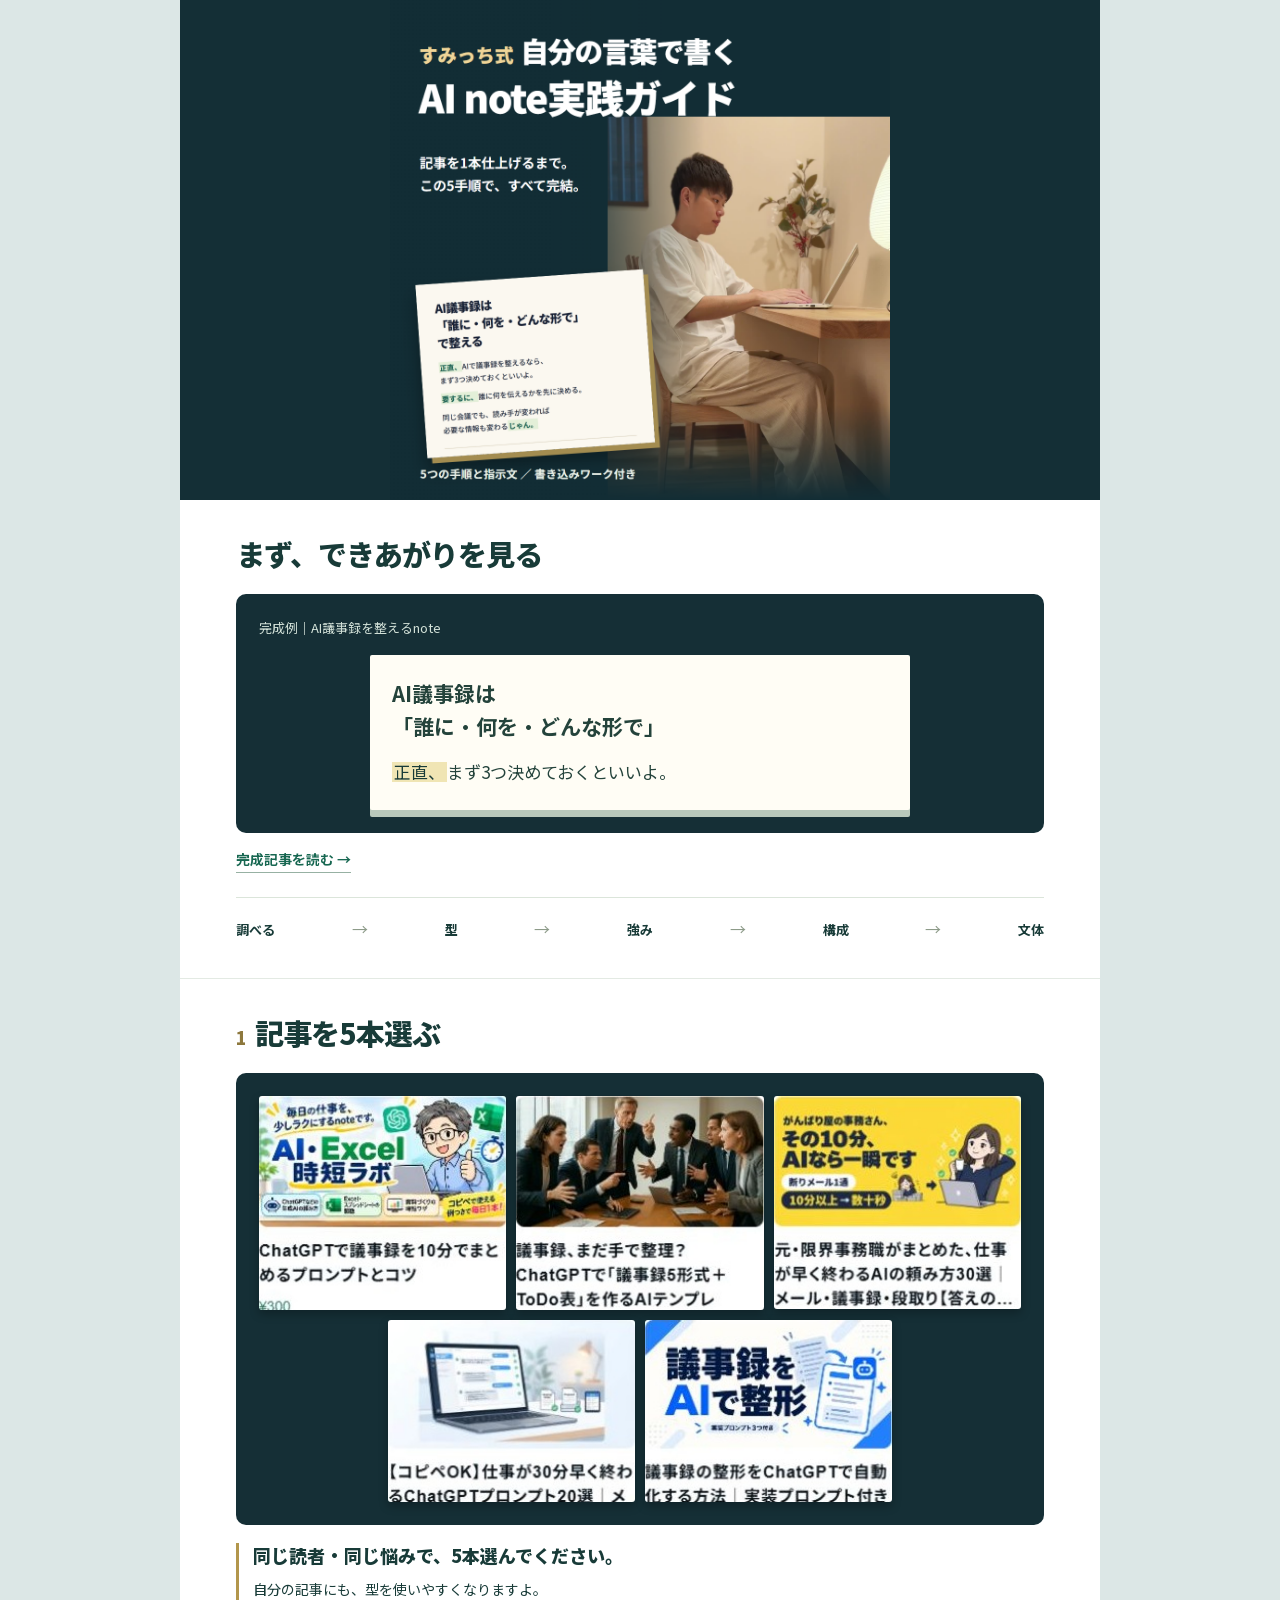
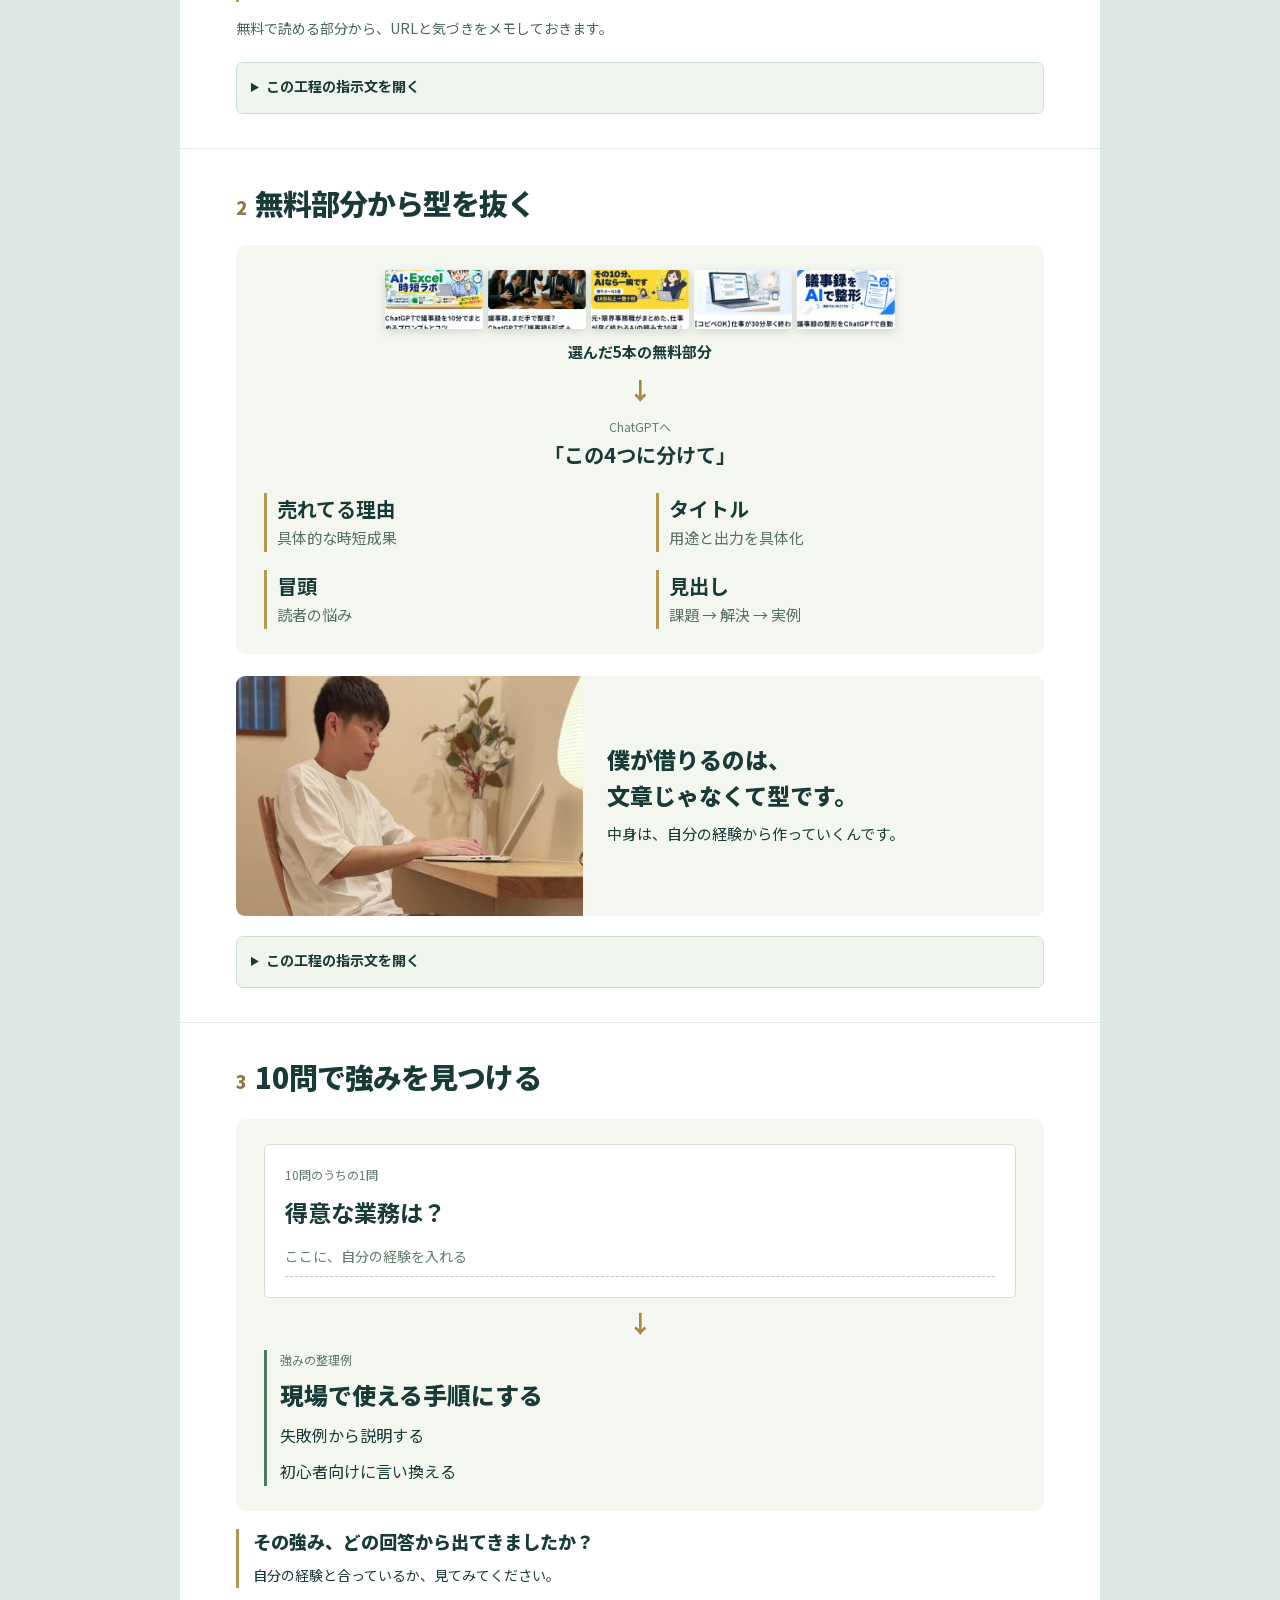
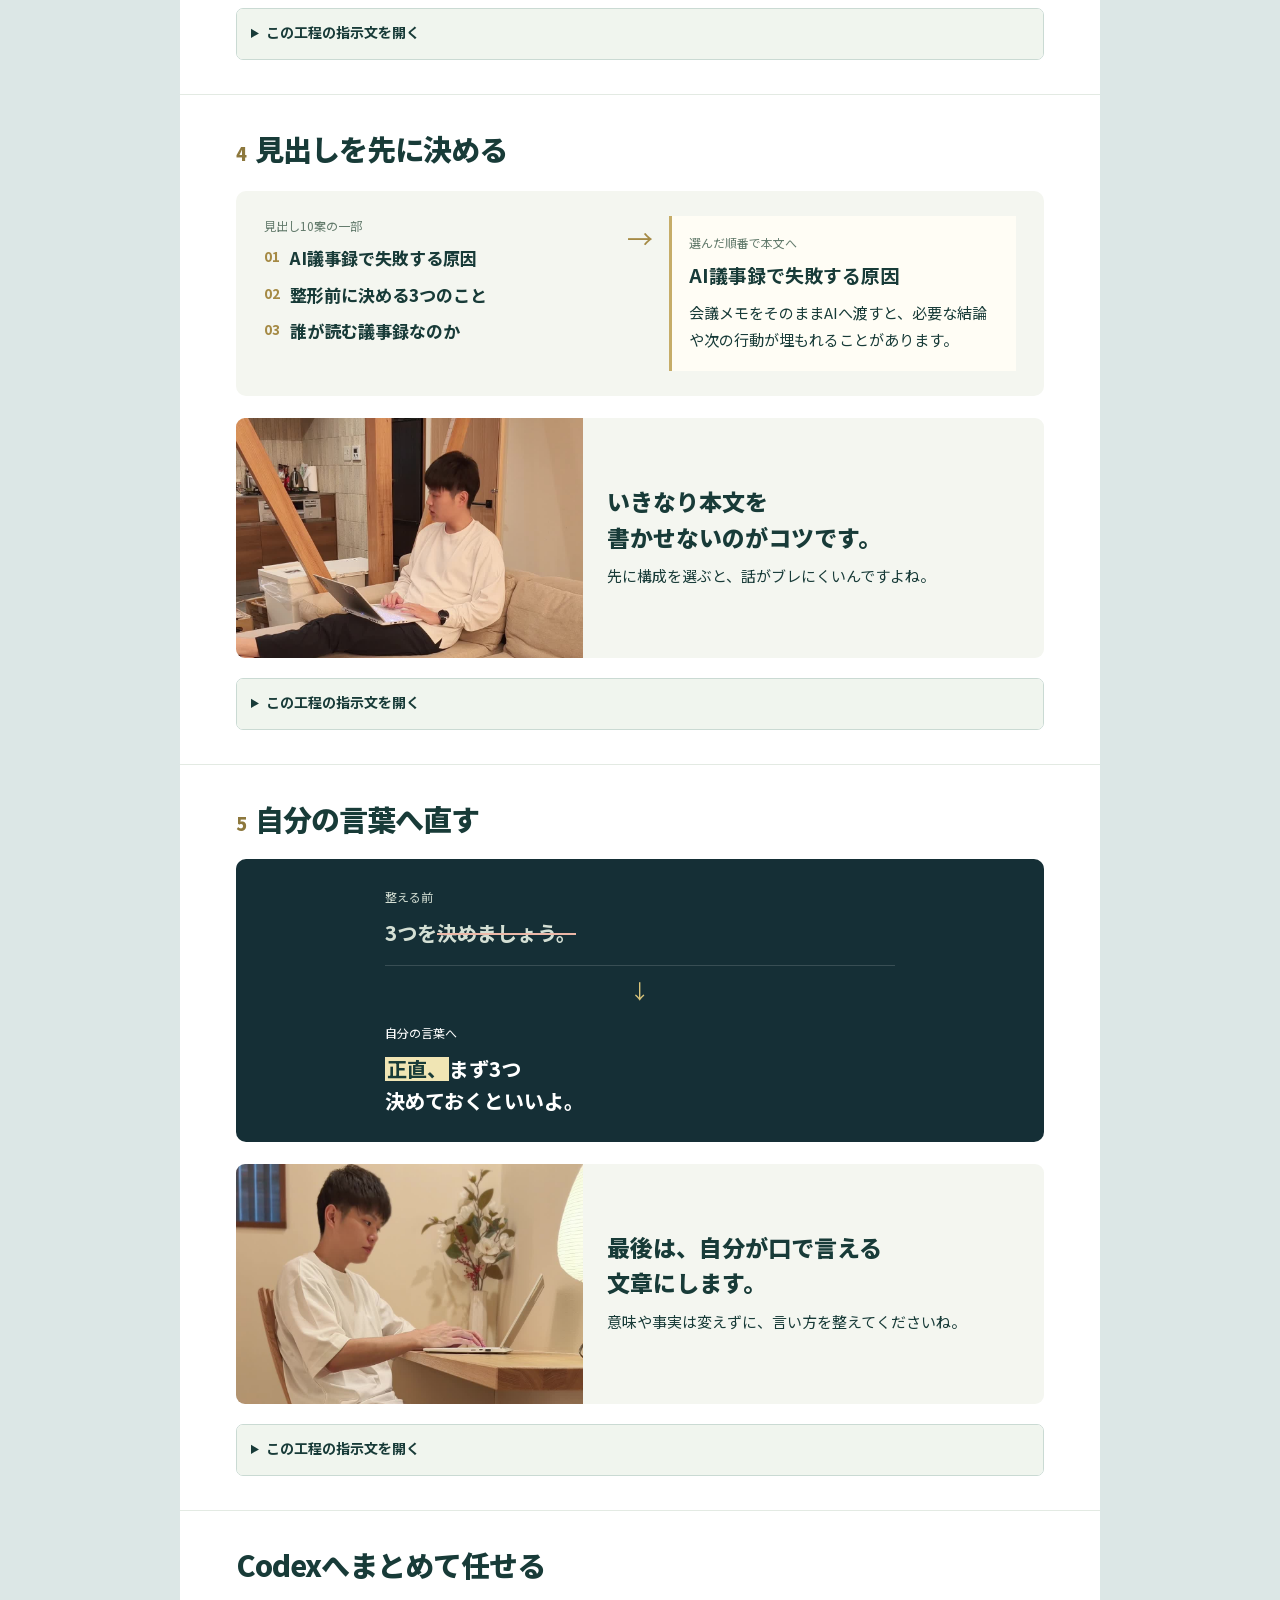
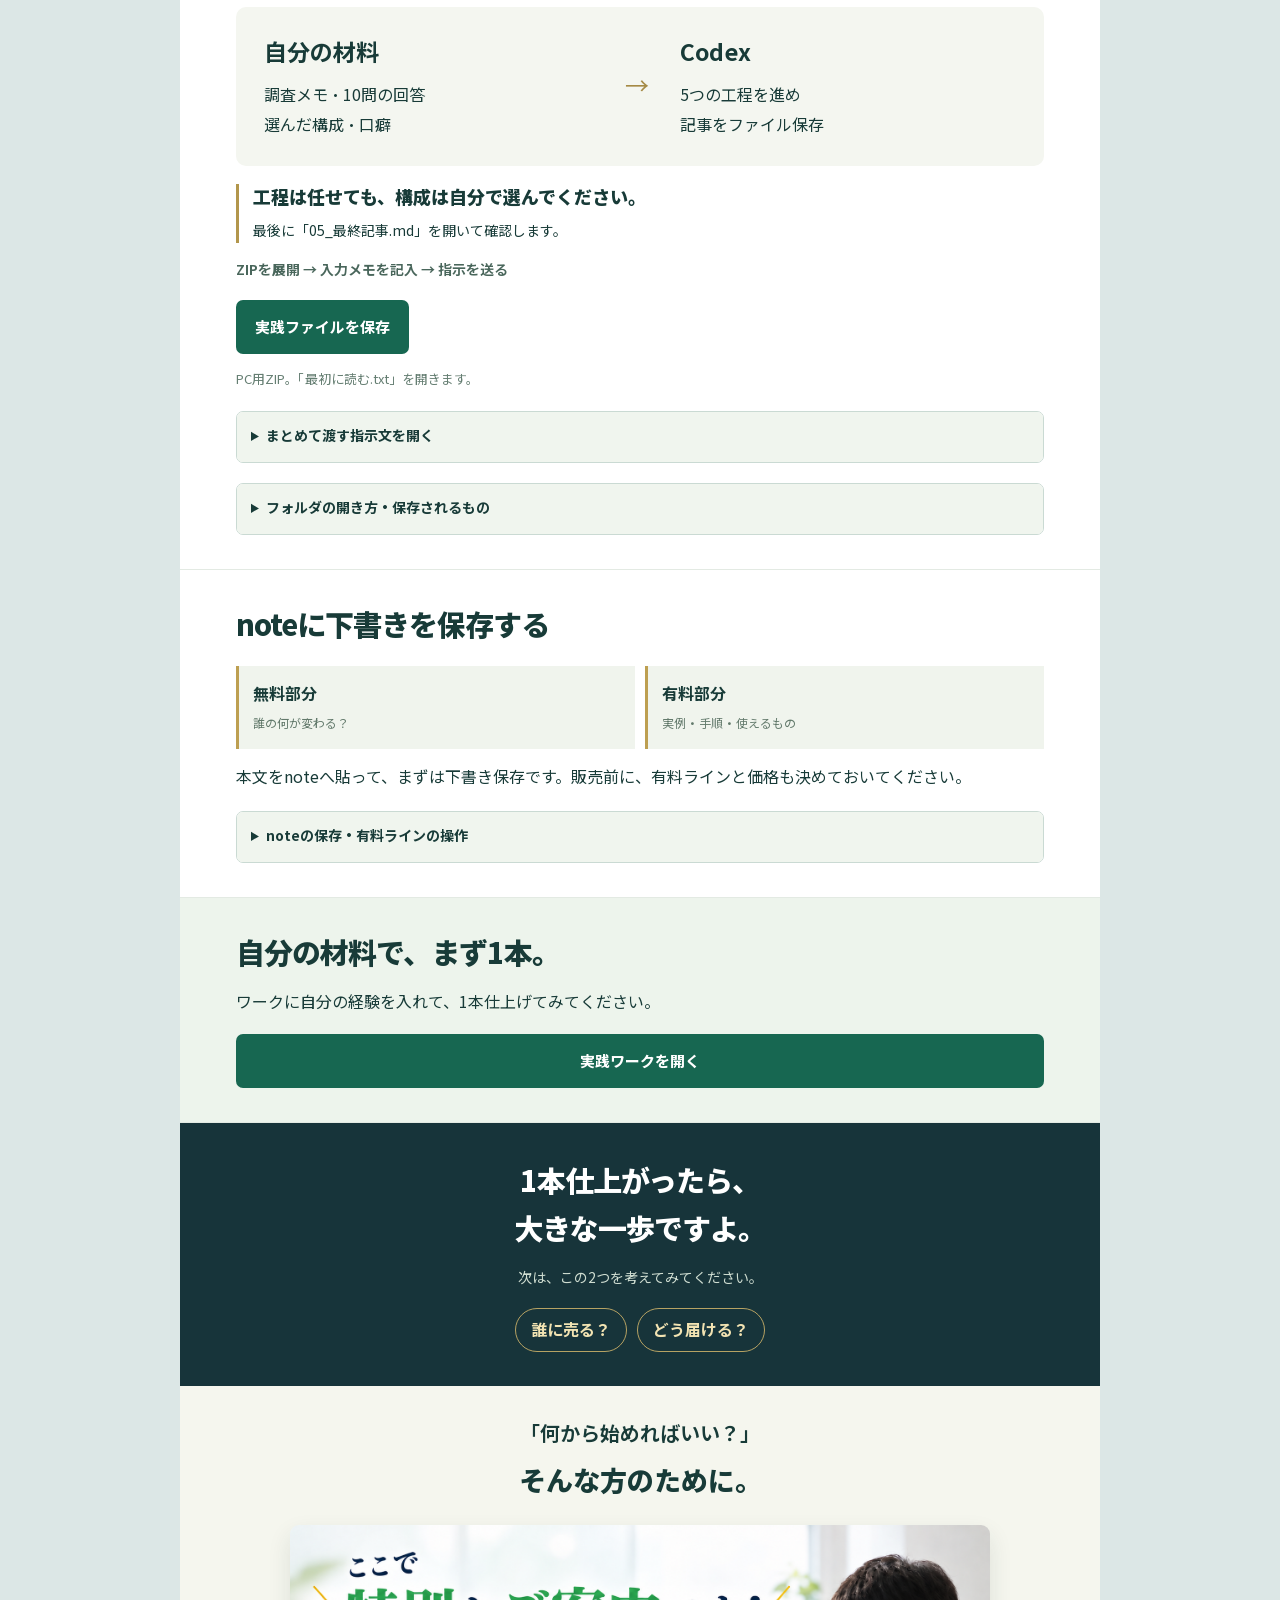
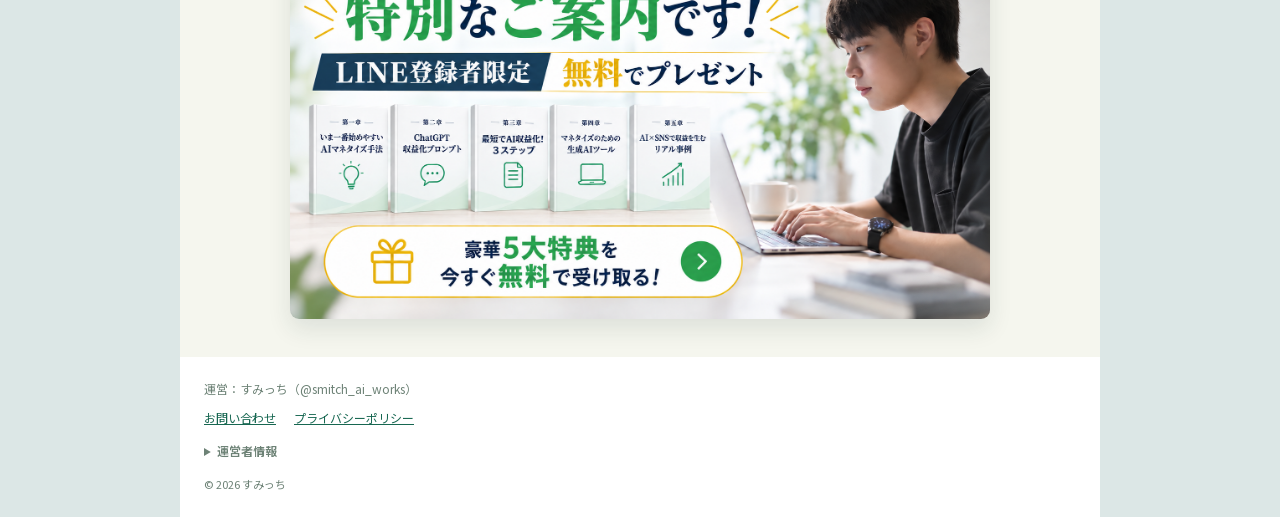
<file: index.html>
<!DOCTYPE html><html lang="ja"><head><meta charset="utf-8"><meta name="viewport" content="width=device-width,initial-scale=1"><title>すみっち式 自分の言葉で書くAI note実践ガイド</title><link rel="stylesheet" href="style.css"></head><body><main><header class="cover"><h1>すみっち式 自分の言葉で書くAI note実践ガイド</h1><img src="assets/cover.png" width="1080" height="1080" alt="すみっち式 自分の言葉で書くAI note実践ガイド。本人の作業写真と同じ完成記事の見本"></header>
<section id="result"><h2>まず、できあがりを見る</h2><div class="diagram"><div class="figure-title">完成例｜AI議事録を整えるnote</div><div class="paper"><h3>AI議事録は<br>「誰に・何を・どんな形で」</h3><p><mark>正直、</mark>まず3つ決めておくといいよ。</p></div></div><a href="example.html" class="text-link">完成記事を読む →</a><div class="route"><b>調べる</b><i>→</i><b>型</b><i>→</i><b>強み</b><i>→</i><b>構成</b><i>→</i><b>文体</b></div></section>
<section id="step1"><h2><span>1</span>記事を5本選ぶ</h2><div class="diagram"><div class="covers"><img src="assets/note_1.jpg" alt="調査したnote記事1の公開部分" loading="lazy"><img src="assets/note_2.jpg" alt="調査したnote記事2の公開部分" loading="lazy"><img src="assets/note_3.jpg" alt="調査したnote記事3の公開部分" loading="lazy"><img src="assets/note_4.jpg" alt="調査したnote記事4の公開部分" loading="lazy"><img src="assets/note_5.jpg" alt="調査したnote記事5の公開部分" loading="lazy"></div></div><p class="decision"><strong><span class="no-break">同じ読者・同じ悩みで、</span><span class="no-break">5本選んでください。</span></strong><span><span class="no-break">自分の記事にも、</span><span class="no-break">型を使いやすくなりますよ。</span></span></p><p class="instruction">無料で読める部分から、URLと気づきをメモしておきます。</p><details class="prompt"><summary>この工程の指示文を開く</summary><div><pre id="prompt1">誰の、どんな悩みを扱うかを決め、noteで同じ悩みを扱う記事を5本探してください。無料で公開されているタイトル・導入・見出しを確認し、URLと、読者に約束している変化を1行ずつメモしてください。本文の言い回しや有料部分は転用しません。

読者：【誰に向けた記事か】
悩み：【一つに絞る】
テーマ：【自分が書けること】

販売件数が公開されていなければ「売れている」とは断定せず、価格表示・反応・読者の悩みなど観察できた事実を分けてください。</pre><button class="copy" data-copy="prompt1">指示文をコピー</button></div></details></section>
<section id="step2"><h2><span>2</span>無料部分から型を抜く</h2><div class="visual-flow">
   <div class="source-flow"><div class="source-strip" aria-label="選んだ5本"><img src="assets/note_1.jpg" alt=""><img src="assets/note_2.jpg" alt=""><img src="assets/note_3.jpg" alt=""><img src="assets/note_4.jpg" alt=""><img src="assets/note_5.jpg" alt=""></div><b>選んだ5本の無料部分</b></div>
   <div class="flow-down" aria-hidden="true">↓</div><div class="request-line"><small>ChatGPTへ</small><strong>「この4つに分けて」</strong></div>
   <div class="type-grid"><div><b>売れてる理由</b><span>具体的な時短成果</span></div><div><b>タイトル</b><span>用途と出力を具体化</span></div><div><b>冒頭</b><span>読者の悩み</span></div><div><b>見出し</b><span>課題 → 解決 → 実例</span></div></div></div><figure class="opinion desk"><img src="assets/work_desk.jpg" alt="PCで入力を進める本人の撮影素材" loading="lazy"><figcaption><strong><span class="no-break">僕が借りるのは、</span><span class="no-break">文章じゃなくて型です。</span></strong><p><span class="no-break">中身は、</span><span class="no-break">自分の経験から</span><span class="no-break">作っていくんです。</span></p></figcaption></figure><details class="prompt"><summary>この工程の指示文を開く</summary><div><pre id="prompt2">以下は、同じ読者の悩みを扱うnote5本の無料公開部分のメモです。文章は転用せず、①売れていると考えられる理由（確認できる事実と仮説を分ける）②タイトル③冒頭④見出し、の順で「伝え方の型」を整理してください。

各項目に、そう判断した元の記事を対応づけてください。情報が足りない項目は不明のままにします。最後に、5本で共通する型と、自分の記事で試すなら何を残すかを1案にまとめてください。

【ここに5本のURL・タイトル・無料部分の自分のメモを入れる】</pre><button class="copy" data-copy="prompt2">指示文をコピー</button></div></details></section>
<section id="step3"><h2><span>3</span>10問で強みを見つける</h2><div class="visual-flow">
   <div class="question-example"><small>10問のうちの1問</small><strong>得意な業務は？</strong><div class="answer-space">ここに、自分の経験を入れる</div></div>
   <div class="flow-down" aria-hidden="true">↓</div><div class="strength-result"><small>強みの整理例</small><strong>現場で使える手順にする</strong><span>失敗例から説明する</span><span>初心者向けに言い換える</span></div></div><p class="decision"><strong><span class="no-break">その強み、</span><span class="no-break">どの回答から</span><span class="no-break">出てきましたか？</span></strong><span><span class="no-break">自分の経験と合っているか、</span><span class="no-break">見てみてください。</span></span></p><details class="prompt"><summary>この工程の指示文を開く</summary><div><pre id="prompt3">私の経歴と得意なことについて、具体的に答えやすい質問を10個出してください。まだ強みや実績は作らず、質問だけを出してください。

私が10個に回答した後、記事にできる独自の強みを3つ、根拠になった回答番号と一緒に整理してください。その強みで、どんな読者のどんな悩みを扱えるかも添えてください。未回答の経歴・成果・失敗・感情を補わず、不足は質問してください。</pre><button class="copy" data-copy="prompt3">指示文をコピー</button></div></details></section>
<section id="step4"><h2><span>4</span>見出しを先に決める</h2><div class="visual-flow">
   <div class="outline-flow"><div class="outline-list"><small>見出し10案の一部</small><ol><li>AI議事録で失敗する原因</li><li>整形前に決める3つのこと</li><li>誰が読む議事録なのか</li></ol></div><div class="flow-arrow" aria-hidden="true">→</div><div class="article-snippet"><small>選んだ順番で本文へ</small><h3>AI議事録で失敗する原因</h3><p>会議メモをそのままAIへ渡すと、必要な結論や次の行動が埋もれることがあります。</p></div></div></div><figure class="opinion sofa"><img src="assets/work_sofa.jpg" alt="PCに向かい内容を確認する本人の撮影素材" loading="lazy"><figcaption><strong><span class="no-break">いきなり本文を</span><span class="no-break">書かせないのがコツです。</span></strong><p><span class="no-break">先に構成を選ぶと、</span><span class="no-break">話がブレにくいんですよね。</span></p></figcaption></figure><details class="prompt"><summary>この工程の指示文を開く</summary><div><pre id="prompt4">②で整理した型と、③で私の回答から抽出した強みを使い、【テーマ】の記事の見出し案を10個出してください。読者は【読者】、解決したい悩みは【悩み】です。今は本文を書かないでください。

私が採用する見出しと順序を返した後、その構成を変えずに本文を作ってください。事実が足りないところは質問し、体験・数字・発言を作らないでください。無料で読める導入では、誰の何が変わる記事かを伝え、有料部分には実践に使う具体物・手順・確認方法を置いてください。

【②の型】
【③の強みと根拠】</pre><button class="copy" data-copy="prompt4">指示文をコピー</button></div></details></section>
<section id="step5"><h2><span>5</span>自分の言葉へ直す</h2><div class="diagram"><div class="edit-example"><div><small>整える前</small><p>3つを<del>決めましょう。</del></p></div><span aria-hidden="true">↓</span><div><small>自分の言葉へ</small><p><mark>正直、</mark>まず3つ<br>決めておくといいよ。</p></div></div></div><figure class="opinion check"><img src="assets/work_check.jpg" alt="PCへ向かい言葉を見直す場面に用いる本人の撮影素材" loading="lazy"><figcaption><strong><span class="no-break">最後は、</span><span class="no-break">自分が口で言える</span><span class="no-break">文章にします。</span></strong><p><span class="no-break">意味や事実は変えずに、</span><span class="no-break">言い方を整えてくださいね。</span></p></figcaption></figure><details class="prompt"><summary>この工程の指示文を開く</summary><div><pre id="prompt5">次の記事から「〜しましょう」「いかがでしたか」など、定型的に聞こえる表現を抜き出してください。元の意味と事実は変えず、友達に話すような自然な言い方へ直してください。

次に、私が普段使う口癖を自然な場所へ加えてください。すべてを無理に詰め込まず、言い方を直した場所と、意味が変わっていない理由を別に示してください。新しい経歴・体験・成果は追加しません。

口癖1：【自分の言い方】
口癖2：【自分の言い方】
口癖3：【自分の言い方】

【本文をここに貼る】</pre><button class="copy" data-copy="prompt5">指示文をコピー</button></div></details></section>
<section id="automate"><h2>Codexへまとめて任せる</h2><div class="visual-flow"><div class="handoff"><div><b>自分の材料</b><span>調査メモ・10問の回答<br>選んだ構成・口癖</span></div><i aria-hidden="true">→</i><div><b>Codex</b><span>5つの工程を進め<br>記事をファイル保存</span></div></div></div><p class="decision"><strong><span class="no-break">工程は任せても、</span><span class="no-break">構成は自分で選んでください。</span></strong><span><span class="no-break">最後に</span><span class="no-break">「05_最終記事.md」</span><span class="no-break">を開いて確認します。</span></span></p><p class="instruction"><b>ZIPを展開 → 入力メモを記入 → 指示を送る</b></p><a href="downloads/note_practice_files.zip" download="" class="button">実践ファイルを保存</a><p class="small">PC用ZIP。「最初に読む.txt」を開きます。</p><details class="prompt"><summary>まとめて渡す指示文を開く</summary><div><pre id="codex">このフォルダの入力メモ.mdとプロンプト5本を使い、noteの記事を1本、Markdownで作ってください。
最初に入力メモを読み、不足する事実を質問してください。調査メモ→型の整理→回答から強み3つ→見出し10個→私が構成を選ぶ→本文→文体調整、の順に進めます。
構成の選択前は本文に進まないでください。私が採用した構成を返したら、その構成で最後まで仕上げてください。
私の経歴・体験・数字・実績・口癖は作らず、記事の文章を他者から転載しないでください。
出力フォルダに 01_型.md、02_強み.md、03_構成.md、04_本文.md、05_最終記事.md、確認事項.md を保存してください。
確認事項には出典と、私が確認する点を分けて残してください。未確認点を本文の事実として断定しないでください。
noteやSNSへの投稿、公開、外部送信、課金は行わず、ローカル保存までで止めてください。</pre><button class="copy" data-copy="codex">指示文をコピー</button></div></details><details class="prompt"><summary>フォルダの開き方・保存されるもの</summary><div><ol><li>「実践ファイルを保存」からZIPを保存して、展開してください。</li><li>ChatGPTのデスクトップアプリでローカルプロジェクトを作り、展開したフォルダを追加します。</li><li>そのプロジェクトで新しいチャットを開き、入力メモを記入してから「まとめて渡す指示文」を送ります。</li></ol><p>構成案が出たら、採用する見出しと順序を返します。完成後はフォルダ内の「05_最終記事.md」を開いて確認します。</p><a href="https://learn.chatgpt.com/docs/projects" target="_blank" rel="noopener">公式OpenAIドキュメント：ローカルプロジェクト</a><p class="file-list">01_型.md ／ 02_強み.md ／ 03_構成.md ／ 04_本文.md ／ 05_最終記事.md</p></div></details></section>
<section id="save"><h2>noteに下書きを保存する</h2><div class="typed"><div><b>無料部分</b><small>誰の何が変わる？</small></div><div><b>有料部分</b><small>実例・手順・<span class="no-break">使えるもの</span></small></div></div><p>本文をnoteへ貼って、まずは<span class="no-break">下書き保存です。</span>販売前に、<span class="no-break">有料ライン</span>と価格も<span class="no-break">決めておいてください。</span></p><details class="prompt"><summary>noteの保存・有料ラインの操作</summary><div><div class="links"><a href="https://www.help-note.com/hc/ja/articles/360009035633" target="_blank" rel="noopener">note：下書き保存</a><a href="https://www.help-note.com/hc/ja/articles/360008882894" target="_blank" rel="noopener">note：有料ラインの設定</a></div></div></details></section>
<section id="close" class="close"><h2>自分の材料で、まず1本。</h2><p><span class="no-break">ワークに自分の経験を入れて、</span><span class="no-break">1本仕上げてみてください。</span></p><a href="work.html" class="button">実践ワークを開く</a><div id="status" role="status" aria-live="polite"></div></section><section id="line-next" class="line-next"><div class="next-gap"><h2>1本仕上がったら、<br>大きな一歩ですよ。</h2><p>次は、この2つを考えてみてください。</p><div class="next-questions"><span>誰に売る？</span><span>どう届ける？</span></div></div><div class="next-offer"><p class="next-voice">「何から始めればいい？」</p><h3>そんな方のために。</h3><a class="line-banner" href="https://sub.aione.co.jp/line/open/Iu0m3ReMw97D?mtid=PxeHUC98TlGc" target="_blank" rel="noopener" aria-label="AIマネタイズの教科書の案内を見る"><img src="assets/line-textbook-current.png" alt="AIマネタイズの教科書・特別なご案内" loading="lazy"></a></div></section></main><footer class="site-footer"><p>運営：すみっち（@smitch_ai_works）</p><nav><a href="https://www.instagram.com/smitch_ai_works/" target="_blank" rel="noopener">お問い合わせ</a><a href="privacy.html">プライバシーポリシー</a></nav><details><summary>運営者情報</summary><div><p>お問い合わせは、上のInstagramアカウントのDMへお願いします。</p><p>本ページは手順の解説であり、収益を保証するものではありません。成果は個人の状況により異なります。</p><p>外部サービスの条件・規約等は変更される場合があります。利用前に各サービスの公式情報をご確認ください。</p></div></details><small>© 2026 すみっち</small></footer><script src="app.js"></script></body></html>
</file>
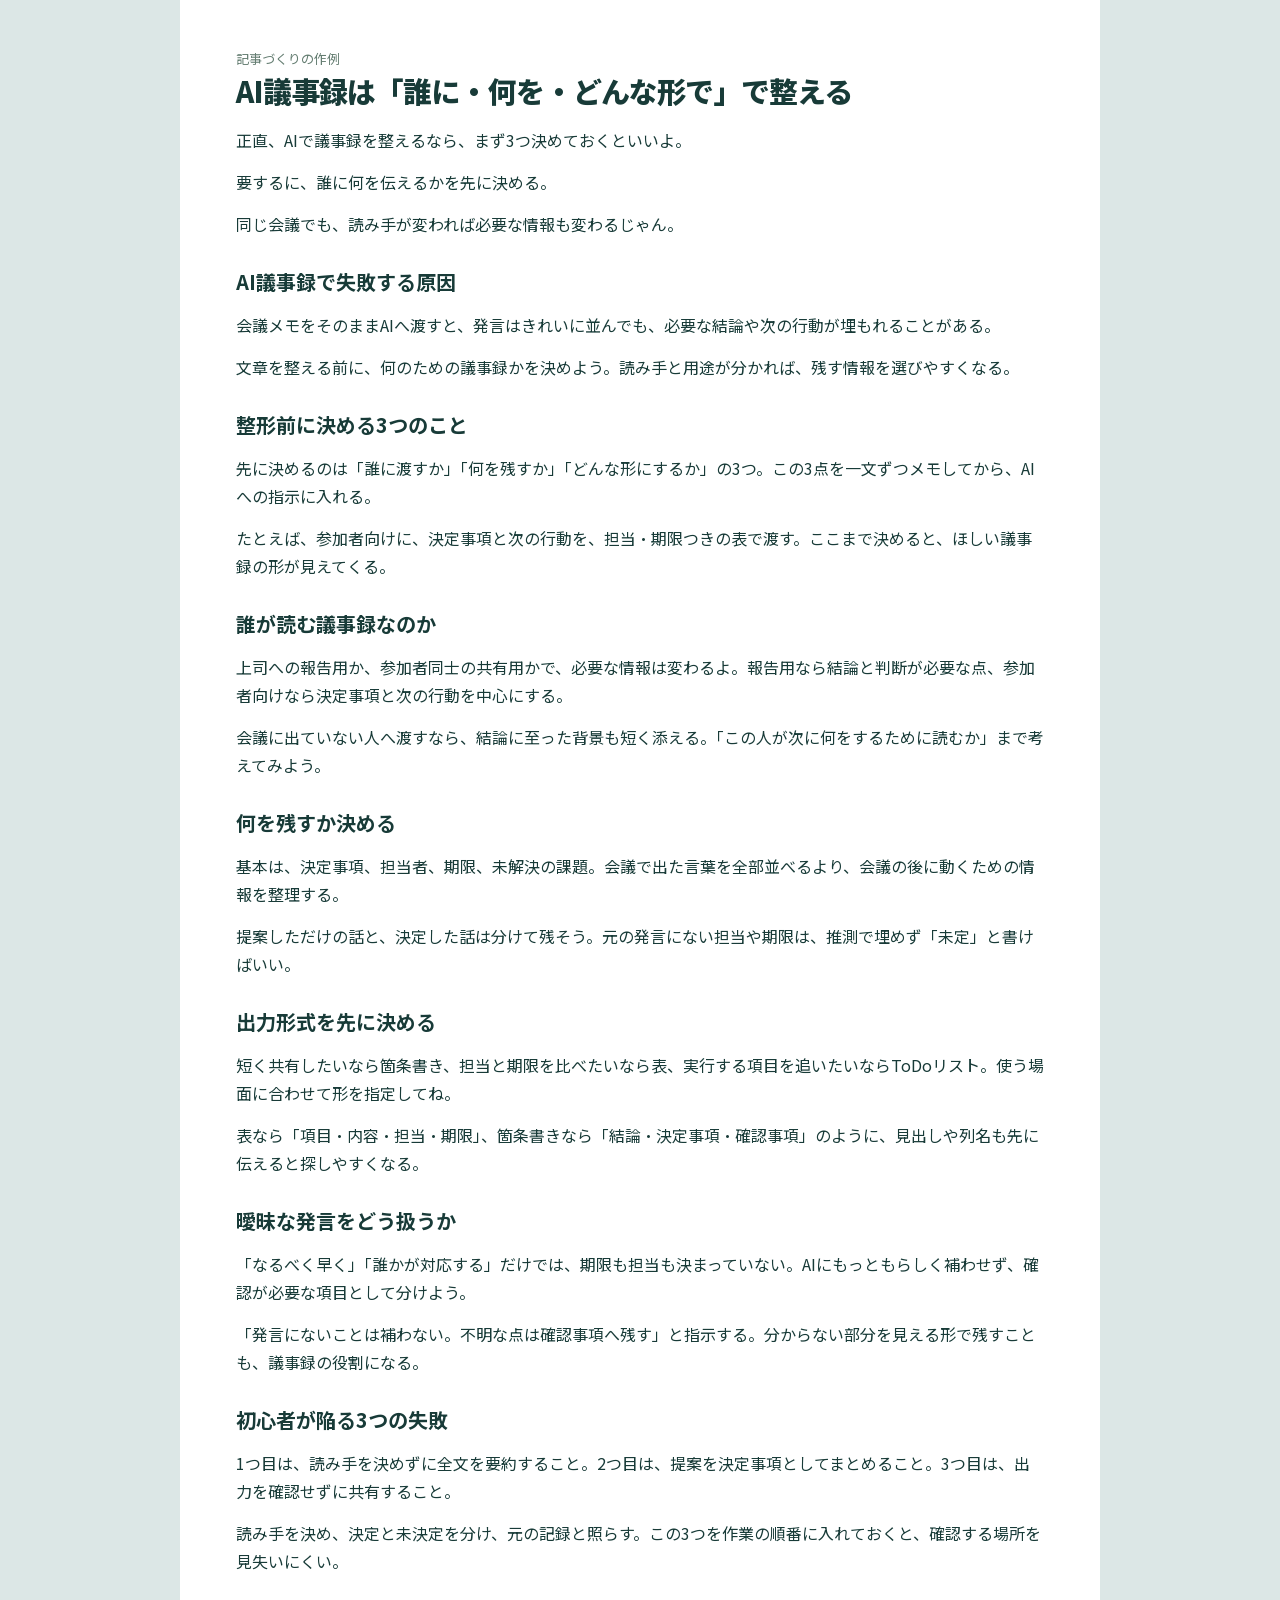
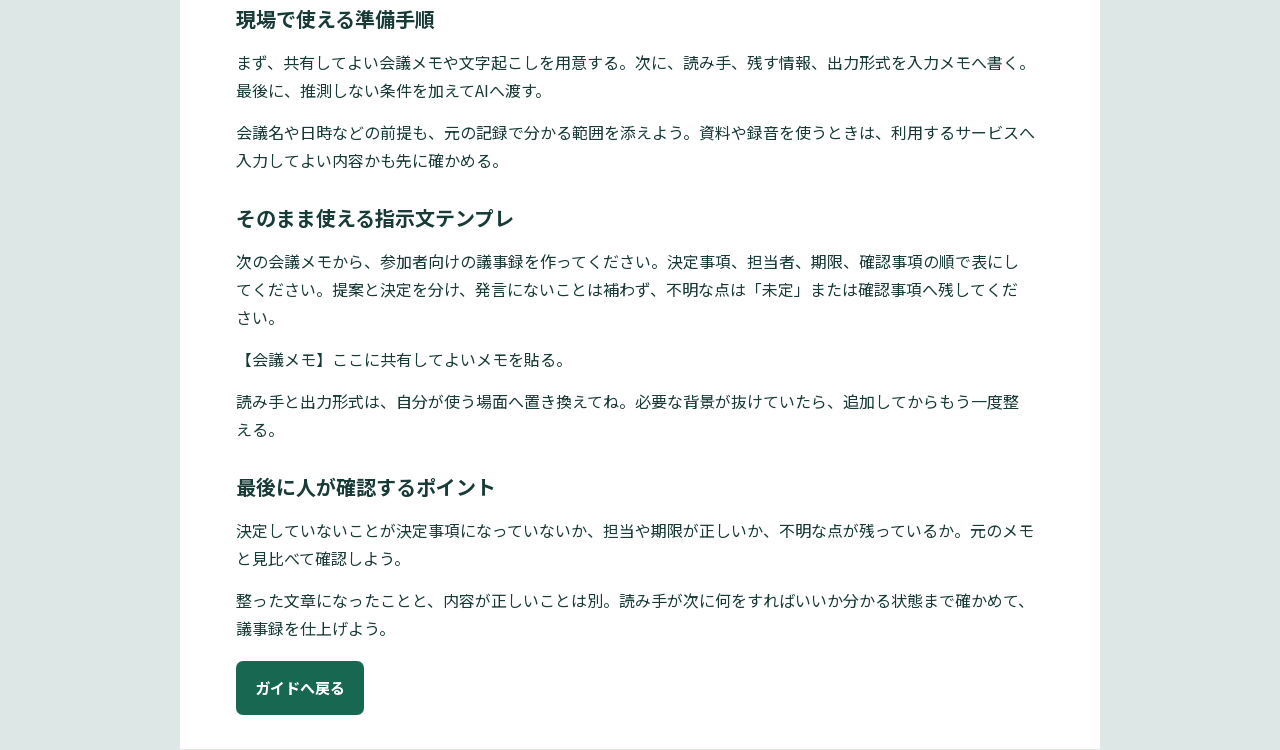
<file: example.html>
<!doctype html><html lang="ja"><head><meta charset="utf-8"><meta name="viewport" content="width=device-width,initial-scale=1"><title>AI議事録は「誰に・何を・どんな形で」で整える</title><link rel="stylesheet" href="style.css"></head><body><main><section><p class="small">記事づくりの作例</p><h2>AI議事録は「誰に・何を・どんな形で」で整える</h2><p>正直、AIで議事録を整えるなら、まず3つ決めておくといいよ。</p><p>要するに、誰に何を伝えるかを先に決める。</p><p>同じ会議でも、読み手が変われば必要な情報も変わるじゃん。</p><h3 style="margin-top:28px">AI議事録で失敗する原因</h3><p>会議メモをそのままAIへ渡すと、発言はきれいに並んでも、必要な結論や次の行動が埋もれることがある。</p><p>文章を整える前に、何のための議事録かを決めよう。読み手と用途が分かれば、残す情報を選びやすくなる。</p><h3 style="margin-top:28px">整形前に決める3つのこと</h3><p>先に決めるのは「誰に渡すか」「何を残すか」「どんな形にするか」の3つ。この3点を一文ずつメモしてから、AIへの指示に入れる。</p><p>たとえば、参加者向けに、決定事項と次の行動を、担当・期限つきの表で渡す。ここまで決めると、ほしい議事録の形が見えてくる。</p><h3 style="margin-top:28px">誰が読む議事録なのか</h3><p>上司への報告用か、参加者同士の共有用かで、必要な情報は変わるよ。報告用なら結論と判断が必要な点、参加者向けなら決定事項と次の行動を中心にする。</p><p>会議に出ていない人へ渡すなら、結論に至った背景も短く添える。「この人が次に何をするために読むか」まで考えてみよう。</p><h3 style="margin-top:28px">何を残すか決める</h3><p>基本は、決定事項、担当者、期限、未解決の課題。会議で出た言葉を全部並べるより、会議の後に動くための情報を整理する。</p><p>提案しただけの話と、決定した話は分けて残そう。元の発言にない担当や期限は、推測で埋めず「未定」と書けばいい。</p><h3 style="margin-top:28px">出力形式を先に決める</h3><p>短く共有したいなら箇条書き、担当と期限を比べたいなら表、実行する項目を追いたいならToDoリスト。使う場面に合わせて形を指定してね。</p><p>表なら「項目・内容・担当・期限」、箇条書きなら「結論・決定事項・確認事項」のように、見出しや列名も先に伝えると探しやすくなる。</p><h3 style="margin-top:28px">曖昧な発言をどう扱うか</h3><p>「なるべく早く」「誰かが対応する」だけでは、期限も担当も決まっていない。AIにもっともらしく補わせず、確認が必要な項目として分けよう。</p><p>「発言にないことは補わない。不明な点は確認事項へ残す」と指示する。分からない部分を見える形で残すことも、議事録の役割になる。</p><h3 style="margin-top:28px">初心者が陥る3つの失敗</h3><p>1つ目は、読み手を決めずに全文を要約すること。2つ目は、提案を決定事項としてまとめること。3つ目は、出力を確認せずに共有すること。</p><p>読み手を決め、決定と未決定を分け、元の記録と照らす。この3つを作業の順番に入れておくと、確認する場所を見失いにくい。</p><h3 style="margin-top:28px">現場で使える準備手順</h3><p>まず、共有してよい会議メモや文字起こしを用意する。次に、読み手、残す情報、出力形式を入力メモへ書く。最後に、推測しない条件を加えてAIへ渡す。</p><p>会議名や日時などの前提も、元の記録で分かる範囲を添えよう。資料や録音を使うときは、利用するサービスへ入力してよい内容かも先に確かめる。</p><h3 style="margin-top:28px">そのまま使える指示文テンプレ</h3><p>次の会議メモから、参加者向けの議事録を作ってください。決定事項、担当者、期限、確認事項の順で表にしてください。提案と決定を分け、発言にないことは補わず、不明な点は「未定」または確認事項へ残してください。</p><p>【会議メモ】ここに共有してよいメモを貼る。</p><p>読み手と出力形式は、自分が使う場面へ置き換えてね。必要な背景が抜けていたら、追加してからもう一度整える。</p><h3 style="margin-top:28px">最後に人が確認するポイント</h3><p>決定していないことが決定事項になっていないか、担当や期限が正しいか、不明な点が残っているか。元のメモと見比べて確認しよう。</p><p>整った文章になったことと、内容が正しいことは別。読み手が次に何をすればいいか分かる状態まで確かめて、議事録を仕上げよう。</p><a class="button" href="index.html#result">ガイドへ戻る</a></section></main></body></html>
</file>
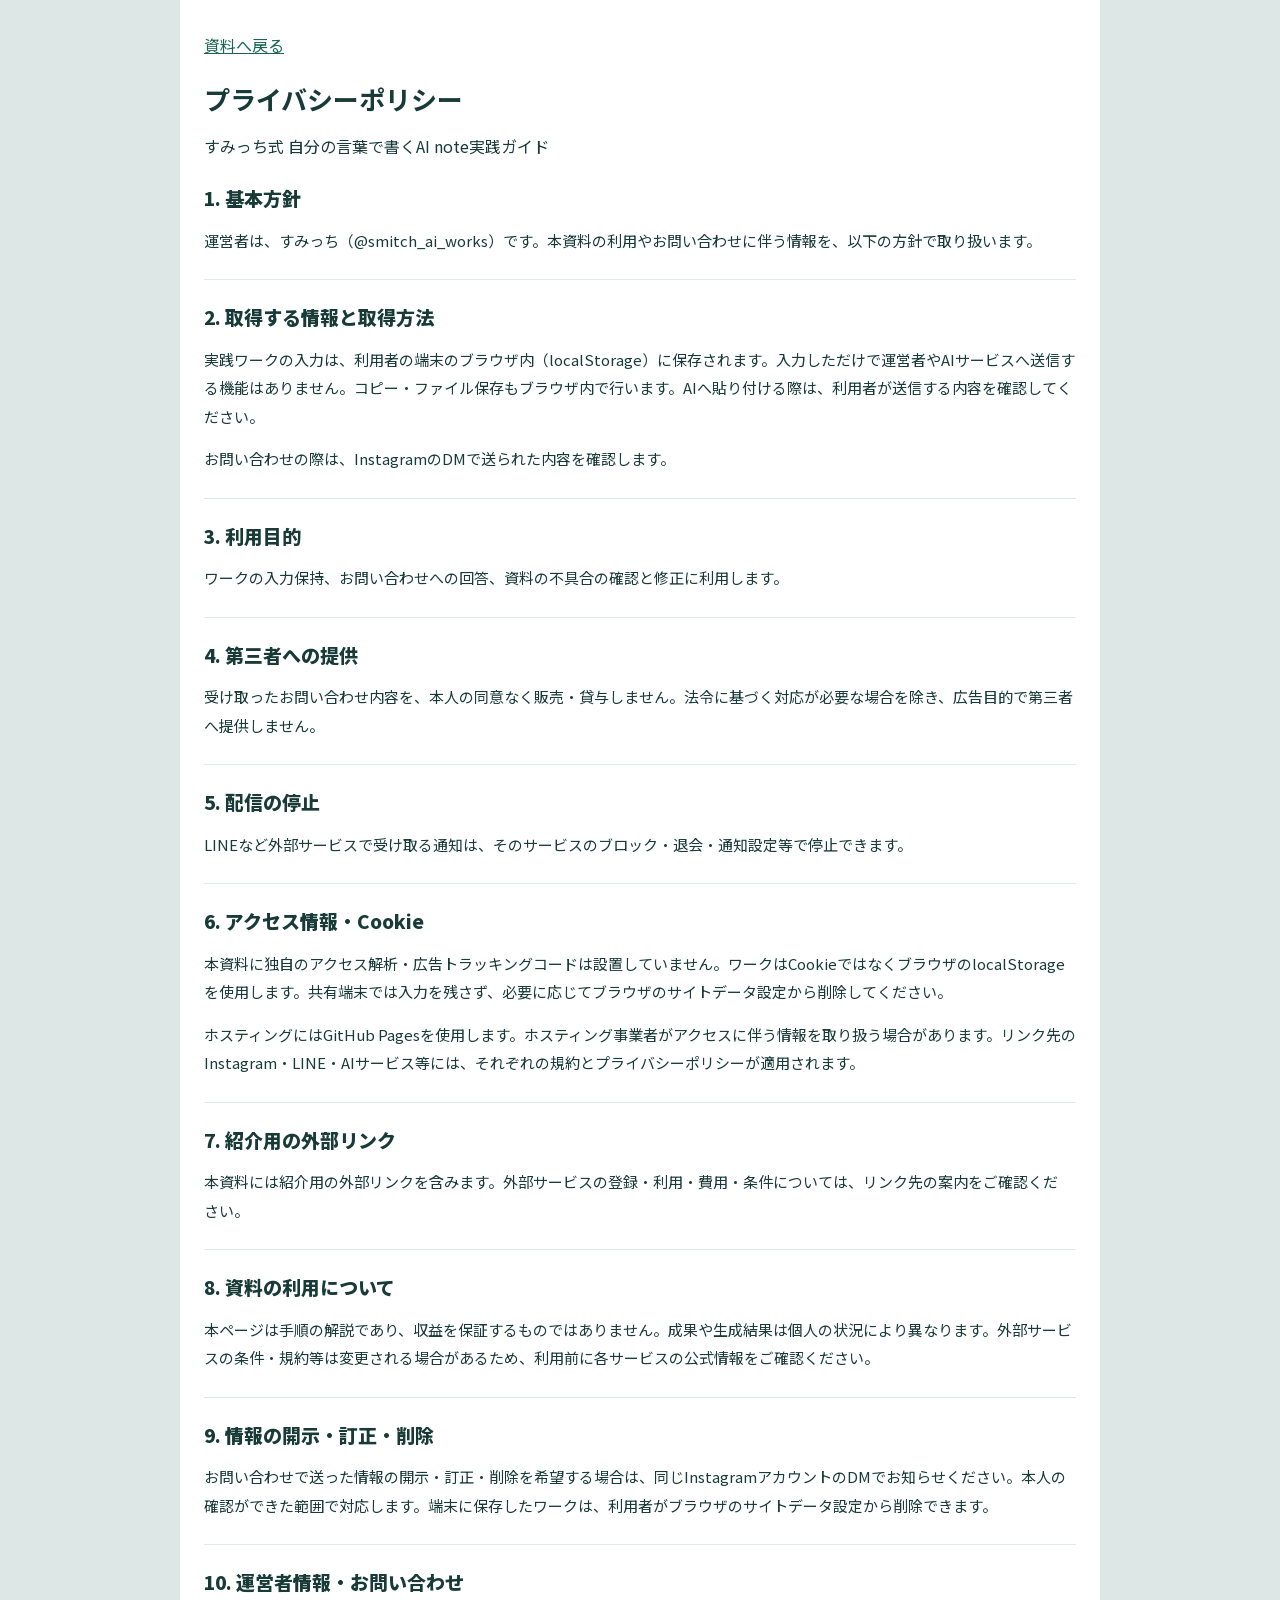
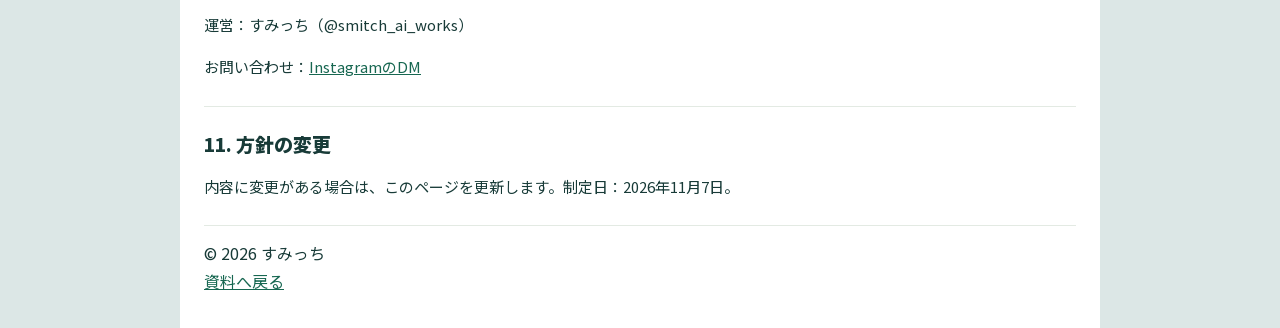
<file: privacy.html>
<!doctype html><html lang="ja"><head><meta charset="utf-8"><meta name="viewport" content="width=device-width,initial-scale=1"><title>プライバシーポリシー｜すみっち式 AI note実践ガイド</title><link rel="stylesheet" href="style.css"></head><body><main class="policy"><a href="index.html">資料へ戻る</a><h1>プライバシーポリシー</h1><p>すみっち式 自分の言葉で書くAI note実践ガイド</p><section><h2>1. 基本方針</h2><p>運営者は、すみっち（@smitch_ai_works）です。本資料の利用やお問い合わせに伴う情報を、以下の方針で取り扱います。</p></section><section><h2>2. 取得する情報と取得方法</h2><p>実践ワークの入力は、利用者の端末のブラウザ内（localStorage）に保存されます。入力しただけで運営者やAIサービスへ送信する機能はありません。コピー・ファイル保存もブラウザ内で行います。AIへ貼り付ける際は、利用者が送信する内容を確認してください。</p><p>お問い合わせの際は、InstagramのDMで送られた内容を確認します。</p></section><section><h2>3. 利用目的</h2><p>ワークの入力保持、お問い合わせへの回答、資料の不具合の確認と修正に利用します。</p></section><section><h2>4. 第三者への提供</h2><p>受け取ったお問い合わせ内容を、本人の同意なく販売・貸与しません。法令に基づく対応が必要な場合を除き、広告目的で第三者へ提供しません。</p></section><section><h2>5. 配信の停止</h2><p>LINEなど外部サービスで受け取る通知は、そのサービスのブロック・退会・通知設定等で停止できます。</p></section><section><h2>6. アクセス情報・Cookie</h2><p>本資料に独自のアクセス解析・広告トラッキングコードは設置していません。ワークはCookieではなくブラウザのlocalStorageを使用します。共有端末では入力を残さず、必要に応じてブラウザのサイトデータ設定から削除してください。</p><p>ホスティングにはGitHub Pagesを使用します。ホスティング事業者がアクセスに伴う情報を取り扱う場合があります。リンク先のInstagram・LINE・AIサービス等には、それぞれの規約とプライバシーポリシーが適用されます。</p></section><section><h2>7. 紹介用の外部リンク</h2><p>本資料には紹介用の外部リンクを含みます。外部サービスの登録・利用・費用・条件については、リンク先の案内をご確認ください。</p></section><section><h2>8. 資料の利用について</h2><p>本ページは手順の解説であり、収益を保証するものではありません。成果や生成結果は個人の状況により異なります。外部サービスの条件・規約等は変更される場合があるため、利用前に各サービスの公式情報をご確認ください。</p></section><section><h2>9. 情報の開示・訂正・削除</h2><p>お問い合わせで送った情報の開示・訂正・削除を希望する場合は、同じInstagramアカウントのDMでお知らせください。本人の確認ができた範囲で対応します。端末に保存したワークは、利用者がブラウザのサイトデータ設定から削除できます。</p></section><section><h2>10. 運営者情報・お問い合わせ</h2><p>運営：すみっち（@smitch_ai_works）</p><p>お問い合わせ：<a href="https://www.instagram.com/smitch_ai_works/" target="_blank" rel="noopener">InstagramのDM</a></p></section><section><h2>11. 方針の変更</h2><p>内容に変更がある場合は、このページを更新します。制定日：2026年11月7日。</p></section><p>© 2026 すみっち</p><a href="index.html">資料へ戻る</a></main></body></html>
</file>
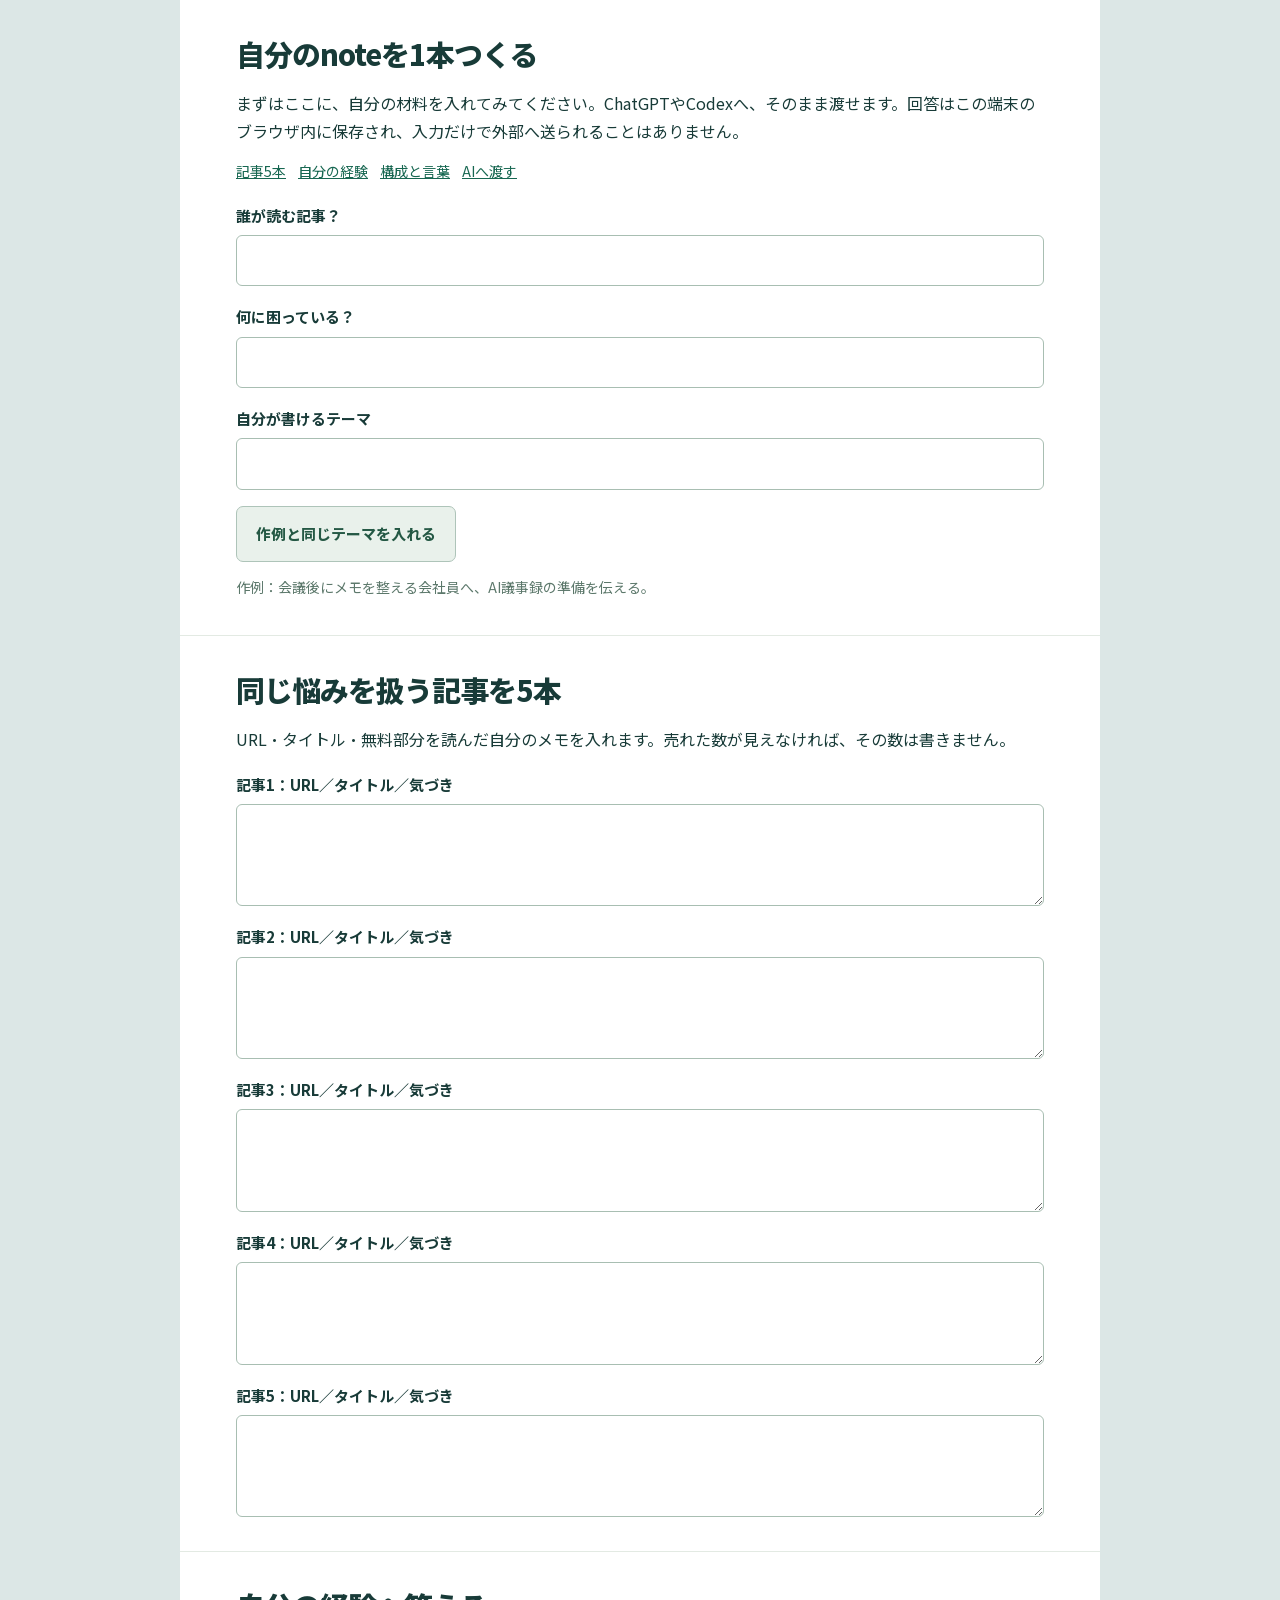
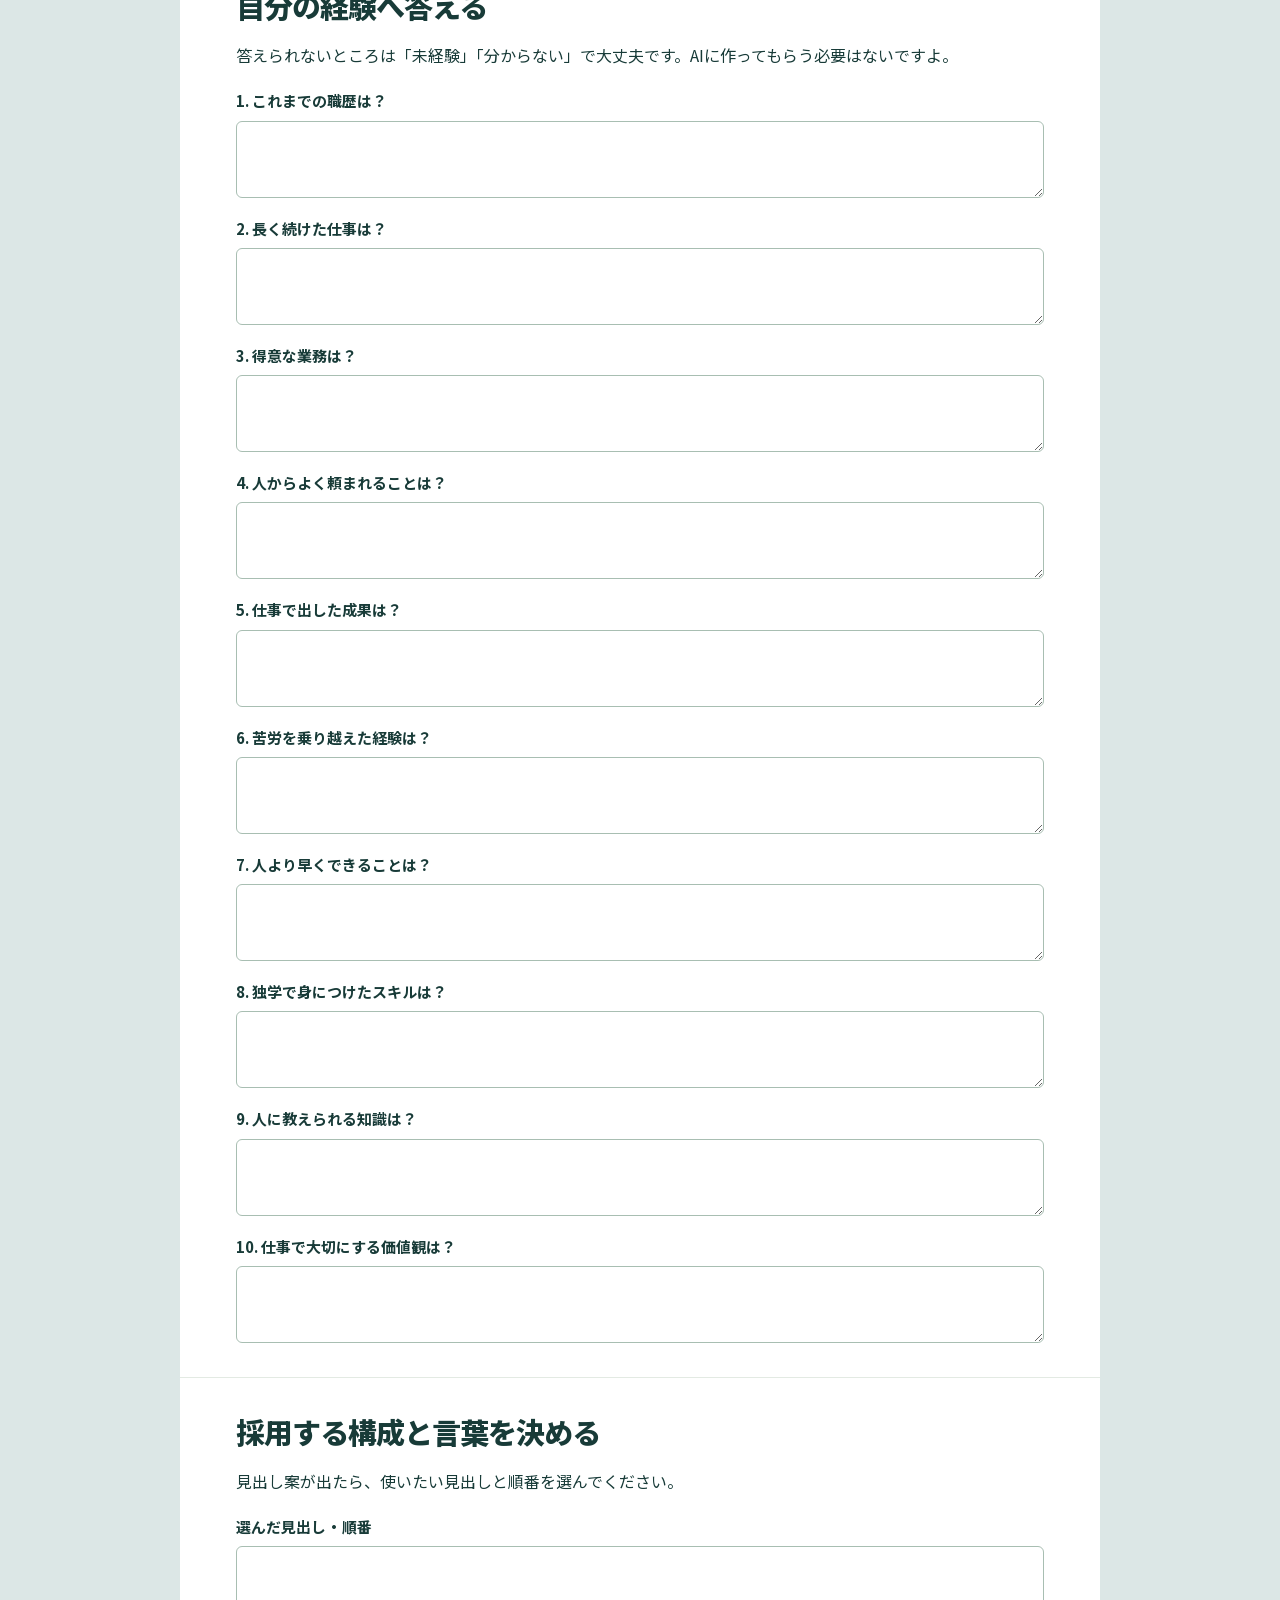
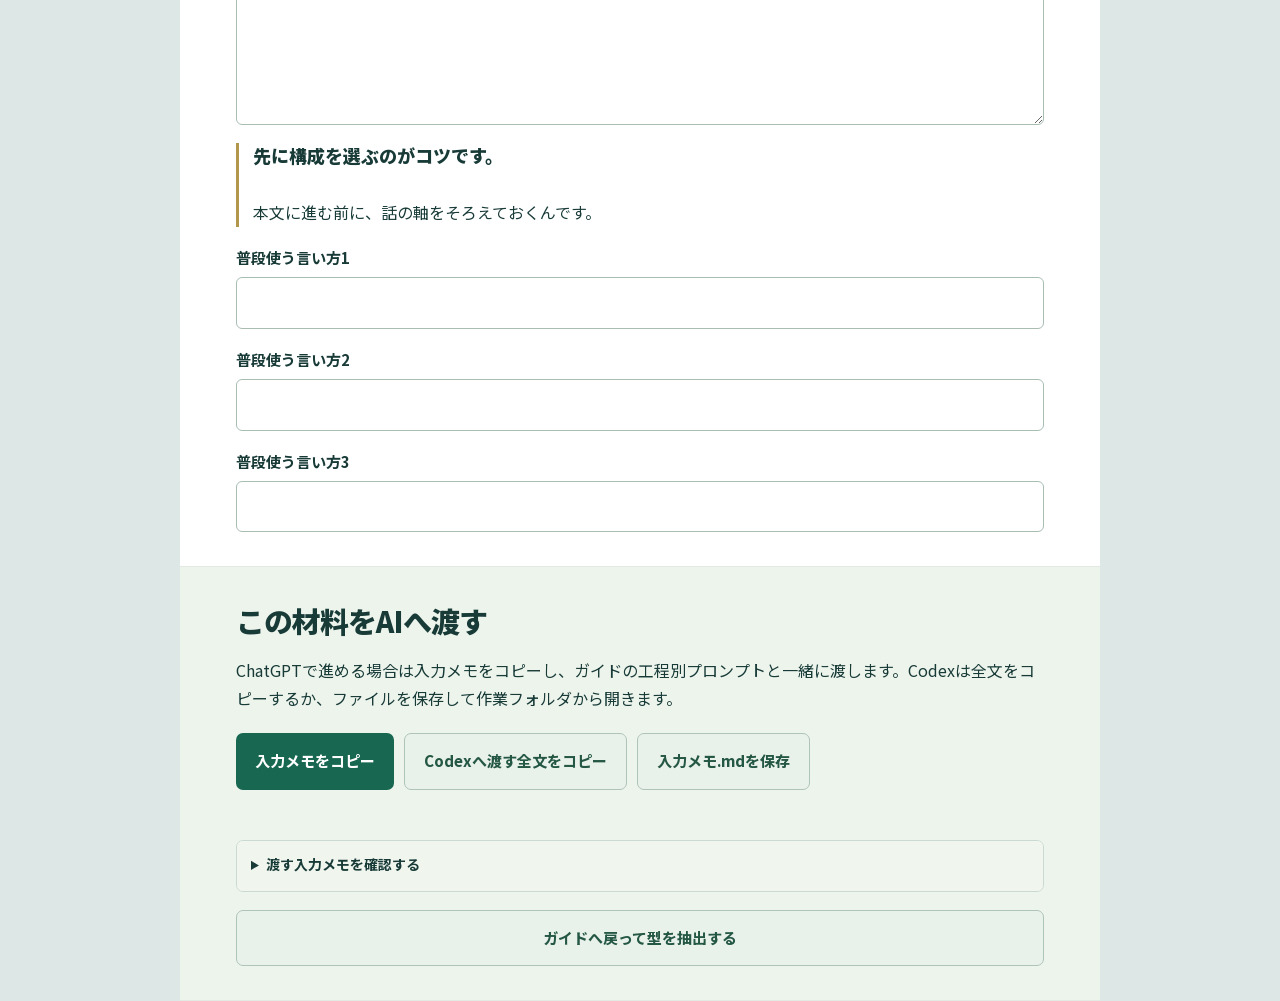
<file: work.html>
<!doctype html><html lang="ja"><head><meta charset="utf-8"><meta name="viewport" content="width=device-width,initial-scale=1"><title>noteの実践ワーク</title><link rel="stylesheet" href="style.css"><style>label{display:block;margin-top:18px;font-size:15px;font-weight:700}input,textarea{display:block;width:100%;padding:12px;border:1px solid #a8beb2;border-radius:6px;font:400 15px/1.7 Noto,sans-serif;color:#173c35;background:#fff;margin-top:6px}textarea{resize:vertical}.actions{display:flex;gap:10px;flex-wrap:wrap;margin-top:20px}#export{font:13px/1.8 Noto,sans-serif;white-space:pre-wrap;overflow-wrap:anywhere;max-height:400px;overflow:auto;background:#f2f6ef;padding:16px}nav{display:flex;gap:12px;flex-wrap:wrap;font-size:14px;margin:14px 0}.hint{font-size:14px;color:#5c786b}form{margin:0}#live{min-height:30px;font-size:14px;color:#176751}</style></head><body><main><form id="work"><section><h2>自分のnoteを1本つくる</h2><p>まずはここに、自分の材料を入れてみてください。ChatGPTやCodexへ、そのまま渡せます。回答はこの端末のブラウザ内に保存され、入力だけで外部へ送られることはありません。</p><nav><a href="#research">記事5本</a><a href="#answers">自分の経験</a><a href="#outline">構成と言葉</a><a href="#send">AIへ渡す</a></nav><label>誰が読む記事？<input name="reader"></label><label>何に困っている？<input name="pain"></label><label>自分が書けるテーマ<input name="theme"></label><button type="button" id="sample" class="button secondary" style="margin-top:16px">作例と同じテーマを入れる</button><p class="hint">作例：会議後にメモを整える会社員へ、AI議事録の準備を伝える。</p></section><section id="research"><h2>同じ悩みを扱う記事を5本</h2><p>URL・タイトル・無料部分を読んだ自分のメモを入れます。売れた数が見えなければ、その数は書きません。</p><label>記事1：URL／タイトル／気づき<textarea name="note1" rows="3"></textarea></label><label>記事2：URL／タイトル／気づき<textarea name="note2" rows="3"></textarea></label><label>記事3：URL／タイトル／気づき<textarea name="note3" rows="3"></textarea></label><label>記事4：URL／タイトル／気づき<textarea name="note4" rows="3"></textarea></label><label>記事5：URL／タイトル／気づき<textarea name="note5" rows="3"></textarea></label></section><section id="answers"><h2>自分の経験へ答える</h2><p>答えられないところは「未経験」「分からない」で大丈夫です。AIに作ってもらう必要はないですよ。</p><label>1. これまでの職歴は？<textarea name="q1" rows="2"></textarea></label><label>2. 長く続けた仕事は？<textarea name="q2" rows="2"></textarea></label><label>3. 得意な業務は？<textarea name="q3" rows="2"></textarea></label><label>4. 人からよく頼まれることは？<textarea name="q4" rows="2"></textarea></label><label>5. 仕事で出した成果は？<textarea name="q5" rows="2"></textarea></label><label>6. 苦労を乗り越えた経験は？<textarea name="q6" rows="2"></textarea></label><label>7. 人より早くできることは？<textarea name="q7" rows="2"></textarea></label><label>8. 独学で身につけたスキルは？<textarea name="q8" rows="2"></textarea></label><label>9. 人に教えられる知識は？<textarea name="q9" rows="2"></textarea></label><label>10. 仕事で大切にする価値観は？<textarea name="q10" rows="2"></textarea></label></section><section id="outline"><h2>採用する構成と言葉を決める</h2><p>見出し案が出たら、使いたい見出しと順番を選んでください。</p><label>選んだ見出し・順番<textarea name="outline" rows="6"></textarea></label><p class="decision"><strong>先に構成を選ぶのがコツです。</strong><br>本文に進む前に、話の軸をそろえておくんです。</p><label>普段使う言い方1<input name="phrase1"></label><label>普段使う言い方2<input name="phrase2"></label><label>普段使う言い方3<input name="phrase3"></label></section><section id="send" class="close"><h2>この材料をAIへ渡す</h2><p>ChatGPTで進める場合は入力メモをコピーし、ガイドの工程別プロンプトと一緒に渡します。Codexは全文をコピーするか、ファイルを保存して作業フォルダから開きます。</p><div class="actions"><button type="button" id="copy-input" class="button">入力メモをコピー</button><button type="button" id="copy-codex" class="button secondary">Codexへ渡す全文をコピー</button><button type="button" id="download" class="button secondary">入力メモ.mdを保存</button></div><div id="live" role="status" aria-live="polite"></div><details class="prompt"><summary>渡す入力メモを確認する</summary><pre id="export"></pre></details><a href="index.html#step2" class="button secondary">ガイドへ戻って型を抽出する</a></section></form></main><script>const QUESTIONS=["これまでの職歴は？", "長く続けた仕事は？", "得意な業務は？", "人からよく頼まれることは？", "仕事で出した成果は？", "苦労を乗り越えた経験は？", "人より早くできることは？", "独学で身につけたスキルは？", "人に教えられる知識は？", "仕事で大切にする価値観は？"];const CODEX="このフォルダの入力メモ.mdとプロンプト5本を使い、noteの記事を1本、Markdownで作ってください。\n最初に入力メモを読み、不足する事実を質問してください。調査メモ→型の整理→回答から強み3つ→見出し10個→私が構成を選ぶ→本文→文体調整、の順に進めます。\n構成の選択前は本文に進まないでください。私が採用した構成を返したら、その構成で最後まで仕上げてください。\n私の経歴・体験・数字・実績・口癖は作らず、記事の文章を他者から転載しないでください。\n出力フォルダに 01_型.md、02_強み.md、03_構成.md、04_本文.md、05_最終記事.md、確認事項.md を保存してください。\n確認事項には出典と、私が確認する点を分けて残してください。未確認点を本文の事実として断定しないでください。\nnoteやSNSへの投稿、公開、外部送信、課金は行わず、ローカル保存までで止めてください。";const form=document.querySelector('form'),fields=[...form.querySelectorAll('[name]')],status=document.getElementById('live');
const key='note196-practice-v10';
try{const old=JSON.parse(localStorage.getItem(key)||'{}');for(const f of fields)f.value=old[f.name]||'';}catch{}
const value=(n)=>form.elements.namedItem(n).value.trim();
function serialize(){let s='# note記事の入力メモ\n\n## 読者・悩み・テーマ\n';s+='読者：'+(value('reader')||'未入力')+'\n悩み：'+(value('pain')||'未入力')+'\nテーマ：'+(value('theme')||'未入力')+'\n\n## 同じ悩みを扱う記事5本\n';for(let i=1;i<=5;i++)s+=i+'. '+(value('note'+i)||'未入力')+'\n';s+='\n## 10問への自分の回答\n';QUESTIONS.forEach((q,i)=>s+=(i+1)+'. '+q+'\n'+(value('q'+(i+1))||'未回答')+'\n\n');s+='## 採用する構成\n'+(value('outline')||'未選択。構成を提案したら、私の選択を待ってください。')+'\n\n## 普段使う言い方3つ\n';for(let i=1;i<=3;i++)s+=i+'. '+(value('phrase'+i)||'未入力')+'\n';s+='\n## この順番で進める理由\n無料部分で借りるのは文章ではなく伝え方の型。自分の経験を入れ、構成を選んでから本文へ進む。最後は口で言える表現へ直し、意味と事実は変えない。\n';return s;}
function update(){const data=Object.fromEntries(fields.map(f=>[f.name,f.value]));try{localStorage.setItem(key,JSON.stringify(data))}catch{}document.getElementById('export').textContent=serialize();}
form.addEventListener('input',update);form.addEventListener('submit',e=>e.preventDefault());
document.getElementById('sample').onclick=()=>{form.elements.reader.value='会議後にメモを整える会社員';form.elements.pain.value='AIへ渡す前に何を決めればいいか分からない';form.elements.theme.value='AI議事録を整える前の3つの決め方';update();status.textContent='テーマだけ入力しました。経験・構成・口癖は自分で記入してください。';};
async function copy(text){try{await navigator.clipboard.writeText(text);status.textContent='コピーしました。AIの入力欄へ貼り付けてください。';}catch{document.getElementById('export').textContent=text;document.querySelector('#send details').open=true;const r=document.createRange();r.selectNodeContents(document.getElementById('export'));getSelection().removeAllRanges();getSelection().addRange(r);status.textContent='全文を選択しました。コピーしてください。';}}
document.getElementById('copy-input').onclick=()=>copy(serialize());document.getElementById('copy-codex').onclick=()=>copy(CODEX+'\n\n'+serialize());
document.getElementById('download').onclick=()=>{const blob=new Blob(['\ufeff'+serialize()],{type:'text/markdown;charset=utf-8'});const url=URL.createObjectURL(blob),a=document.createElement('a');a.href=url;a.download='入力メモ.md';a.click();setTimeout(()=>URL.revokeObjectURL(url),1000);status.textContent='入力メモ.mdを保存しました。実践ファイルのフォルダへ入れてください。';};update();</script></body></html>
</file>
<file: style.css>
@font-face{font-family:Noto;src:url(assets/NotoSansJP-VF.ttf);font-weight:100 900;font-display:swap}
*{box-sizing:border-box}html{scroll-behavior:smooth}body{margin:0;background:#dce7e6;color:#183b38;font:400 16px/1.75 Noto,"Yu Gothic",sans-serif}img{display:block;max-width:100%;height:auto}h1,h2,h3,p,figure{margin:0}a{color:#176751}button,a,summary{touch-action:manipulation}button{font:inherit}main,footer{max-width:680px;margin:auto;background:#fff}section{padding:32px 24px;border-bottom:1px solid #e3eae3}h2{font-size:25px;line-height:1.45;font-weight:850;letter-spacing:-.035em}h2>span{color:#8d783d;font-size:18px;margin-right:9px}h3{font-size:20px;line-height:1.55}p{margin-top:14px}.cover h1{position:absolute;clip-path:inset(50%);font-size:1px}.cover img{width:100%}.no-break{white-space:nowrap}.small{font-size:13px;color:#657e72}.instruction{font-size:14px;line-height:1.8;color:#49665b}.instruction b{font-weight:650}.decision{margin-top:18px;padding-left:14px;border-left:3px solid #b2964c}.decision strong{display:block;font-size:18px;font-weight:850;line-height:1.55}.decision>span{display:block;font-size:14px;line-height:1.8;margin-top:6px}.diagram{margin-top:18px;background:#152f36;border-radius:10px;padding:23px;overflow:hidden}.figure-title{font-size:13px;color:#d1e0d7;margin-bottom:15px}.paper{background:#fffdf5;color:#24433b;box-shadow:0 7px 0 #b8c8bb;padding:22px;max-width:540px;margin:auto;border-radius:2px}.paper h3{font-size:21px;line-height:1.6}.paper p{font-size:17px}mark{background:#f0e5b4;color:#183b38;padding:0 2px}.text-link{display:inline-block;margin-top:15px;font-size:14px;font-weight:650;text-decoration:none;border-bottom:1px solid #97b1a3}.route{display:flex;justify-content:space-between;align-items:center;gap:6px;margin-top:24px;border-top:1px solid #dbe5da;padding-top:18px}.route b{font-size:13px}.route i{font-style:normal;color:#8d9b89}.covers{display:grid;grid-template-columns:repeat(6,1fr);gap:10px}.covers img{grid-column:span 2;width:100%;border-radius:3px;box-shadow:0 4px 10px #0004}.covers img:nth-child(4){grid-column:2/span 2}.covers img:nth-child(5){grid-column:4/span 2}.prompt{border:1px solid #cadad3;border-radius:7px;margin-top:20px;overflow:hidden}.prompt summary{cursor:pointer;min-height:50px;padding:12px 14px;font-size:14px;font-weight:700;background:#f0f5ee}.prompt>div{padding:16px}.prompt pre{font:14px/1.85 Noto,sans-serif;white-space:pre-wrap;overflow-wrap:anywhere;max-height:380px;overflow:auto;margin:0 0 14px}.prompt ol{margin:0;padding-left:1.5em;font-size:14px}.prompt li+li{margin-top:9px}.copy,.button{border:0;border-radius:7px;background:#176751;color:#fff;padding:14px 19px;display:inline-block;font-weight:750;font-size:15px;cursor:pointer;text-decoration:none;text-align:center;min-height:50px}.button.secondary{background:#e9f1eb;color:#245844;border:1px solid #aec4b9}a.button{margin-top:18px}.visual-flow{margin-top:20px;background:#f4f6f0;padding:20px 18px;border-radius:10px}.source-flow{text-align:center}.source-flow b{display:block;margin-top:10px;font-size:15px}.source-strip{display:flex;justify-content:center;align-items:center;gap:5px}.source-strip img{width:calc(20% - 5px);max-width:98px;aspect-ratio:1.65;object-fit:cover;border-radius:3px;box-shadow:0 3px 8px #0002}.flow-down{text-align:center;color:#a7893d;line-height:1;margin:14px 0;font-size:24px;font-weight:800}.request-line{text-align:center}.request-line small{display:block;font-size:12px;color:#627a6e}.request-line strong{font-size:20px}.type-grid{display:grid;grid-template-columns:1fr 1fr;gap:15px 14px;margin-top:20px}.type-grid>div{border-left:3px solid #b69a50;padding-left:10px}.type-grid b{display:block;font-size:16px;line-height:1.6}.type-grid span{display:block;font-size:12px;line-height:1.8;color:#557064}.opinion{margin-top:22px;overflow:hidden;border-radius:9px;background:#f4f6f0}.opinion>img{width:100%;aspect-ratio:2/1;object-fit:cover;object-position:50% 15%}.opinion.sofa>img{object-position:50% 22%}.opinion.check>img{object-position:50% 17%}.opinion figcaption{padding:16px 18px 18px}.opinion strong{display:block;font-size:19px;font-weight:850;line-height:1.55}.opinion p{font-size:14px;margin-top:7px;line-height:1.85}.question-example{background:#fff;padding:16px;border:1px solid #d5dfcf;border-radius:5px}.question-example small,.strength-result small,.outline-list small,.article-snippet small{display:block;color:#627a6b;font-size:12px;margin-bottom:7px}.question-example strong{font-size:20px}.answer-space{border-bottom:1px dashed #b8c9ba;margin-top:12px;padding-bottom:6px;font-size:14px;color:#657f70}.strength-result{padding-left:13px;border-left:3px solid #4b7b61}.strength-result strong{display:block;font-size:20px;font-weight:850;line-height:1.5}.strength-result span{display:block;font-size:14px;margin-top:8px}.outline-flow{display:grid;grid-template-columns:1fr;gap:14px}.outline-list ol{list-style:none;padding:0;margin:0;counter-reset:item}.outline-list li{display:flex;gap:10px;font-size:15px;line-height:1.75;font-weight:750;margin-top:7px}.outline-list li:before{counter-increment:item;content:counter(item,decimal-leading-zero);color:#a58a45;font-size:13px;padding-top:2px}.flow-arrow{text-align:center;font-size:0;color:#a58a45}.flow-arrow:after{content:"↓";font-size:24px;line-height:1}.article-snippet{padding:17px;background:#fffdf5;border-left:3px solid #c6ad69}.article-snippet h3{font-size:17px}.article-snippet p{font-size:14px;line-height:1.8;margin-top:10px}.edit-example{max-width:510px;margin:auto}.edit-example>div:first-child{color:#d4dfd4;padding-bottom:16px;border-bottom:1px solid #ffffff26}.edit-example>div:last-child{padding:17px 0 2px;color:#fff}.edit-example small{font-size:12px}.edit-example p{font-size:20px;font-weight:750;line-height:1.6;margin-top:7px}.edit-example>span{display:block;text-align:center;font-size:20px;line-height:1;margin-top:15px;color:#d9c47b}.edit-example del{text-decoration-color:#ecb7a7}.handoff{display:grid;grid-template-columns:1fr 22px 1fr;gap:10px;align-items:center}.handoff b{font-size:17px;display:block}.handoff span{display:block;font-size:12px;line-height:1.9;margin-top:8px}.handoff i{font-size:24px;font-style:normal;color:#a58a45}.file-list{font-size:13px;overflow-wrap:anywhere}.typed{display:grid;grid-template-columns:1fr 1fr;gap:10px;margin-top:20px}.typed>div{background:#f0f4ed;border-left:3px solid #bd9f51;padding:14px}.typed b{display:block;font-size:16px}.typed small{font-size:12px;color:#62796b;display:block;line-height:1.8;margin-top:5px}.links{font-size:13px}.links a{display:block;margin:8px 0}.close{background:#edf4ec}.close .button{display:block}#status{min-height:0;font-size:13px;color:#28745d}.line-next{padding:0;border-bottom:0}.next-gap{padding:32px 24px;background:#17343a;color:#fff;text-align:center}.next-gap h2{font-size:26px;line-height:1.65}.next-gap p{font-size:14px;color:#cfddd1;margin-top:13px}.next-questions{display:flex;justify-content:center;gap:10px;flex-wrap:wrap;margin-top:18px}.next-questions span{border:1px solid #b6a263;color:#f2e3b2;border-radius:30px;font-size:16px;font-weight:700;padding:7px 15px}.next-offer{padding:27px 20px 30px;background:#f5f6ee;text-align:center}.next-voice{font-size:17px;font-weight:650;margin:0}.next-offer h3{font-size:24px;font-weight:850;margin-top:9px}.line-banner{display:block;position:relative;overflow:hidden;border-radius:9px;margin-top:23px;box-shadow:0 10px 23px #17343a1c}.line-banner img{width:100%}.line-banner:before{content:"";position:absolute;inset:0;pointer-events:none;background:linear-gradient(110deg,transparent 40%,#ffffff75 50%,transparent 60%);background-size:250% 100%;animation:shine 4s ease-in-out infinite}.line-banner:active{transform:scale(.99)}footer{padding:18px 24px;font-size:11px;color:#6d8276}:focus-visible{outline:3px solid #c5a248;outline-offset:4px}@keyframes shine{0%,35%{background-position:150% 0}75%,100%{background-position:-70% 0}}
@media(min-width:768px){main,footer{max-width:920px}.cover{background:#142f36}.cover img{max-width:500px;margin:auto}section{padding:34px 56px}h2{font-size:29px}.visual-flow{padding:25px 28px}.type-grid{gap:18px 32px}.type-grid b{font-size:20px}.type-grid span{font-size:15px}.opinion{display:grid;grid-template-columns:43% 1fr;align-items:center}.opinion>img{aspect-ratio:1.45;height:100%;min-height:200px;object-position:50% 18%}.opinion figcaption{padding:23px 24px}.opinion strong{font-size:23px}.opinion p{font-size:15px}.outline-flow{grid-template-columns:1fr 28px 1fr;gap:15px}.outline-list li{font-size:17px}.flow-arrow{font-size:26px}.flow-arrow:after{content:none}.article-snippet h3{font-size:19px}.article-snippet p{font-size:15px}.strength-result strong{font-size:24px}.strength-result span{font-size:16px}.question-example{padding:20px}.question-example strong{font-size:23px}.handoff{gap:25px;grid-template-columns:1fr 30px 1fr}.handoff b{font-size:23px}.handoff span{font-size:16px}.next-gap{padding:34px 56px}.next-gap h2{font-size:29px}.next-offer{padding:30px 56px 38px}.line-banner{max-width:700px;margin-left:auto;margin-right:auto}.next-voice{font-size:20px}.next-offer h3{font-size:27px}}
@media(max-width:350px){section{padding:28px 19px}h2{font-size:22px}.visual-flow{padding:18px 14px}.type-grid{gap:14px 10px}.type-grid b{font-size:15px}.type-grid span{font-size:12px}.decision strong{font-size:17px}.opinion strong{font-size:18px}.opinion figcaption{padding:15px}.typed>div{padding:11px}.typed b{font-size:15px}.next-gap h2{font-size:25px}.next-voice{font-size:16px}.handoff{gap:7px}.handoff b{font-size:16px}.handoff span{font-size:12px}.route b{font-size:12px}}
@media(prefers-reduced-motion:reduce){html{scroll-behavior:auto}.line-banner:before{animation:none;background:none}}
p,h2,h3,.decision strong,.decision>span,.opinion strong,.type-grid span,.typed small{text-wrap:pretty}
.site-footer{font-size:12px;padding:22px 24px}.site-footer p{margin:0}.site-footer nav{display:flex;flex-wrap:wrap;gap:8px 18px;margin:8px 0}.site-footer details{margin:12px 0}.site-footer summary{cursor:pointer;font-weight:650}.site-footer details>div{padding:10px 0;line-height:1.8}.site-footer details p+p{margin-top:8px}.site-footer small{font-size:11px}.policy{padding:32px 24px}.policy>h1{font-size:26px;line-height:1.5;margin-top:20px}.policy>section{padding:24px 0}.policy>section h2{font-size:19px;letter-spacing:0}.policy>section p{font-size:15px;line-height:1.9}.policy a{overflow-wrap:anywhere}
.decision strong,.decision>span,.opinion strong,.opinion p,.instruction,#save>p,#close>p{text-wrap:balance}
</file>
